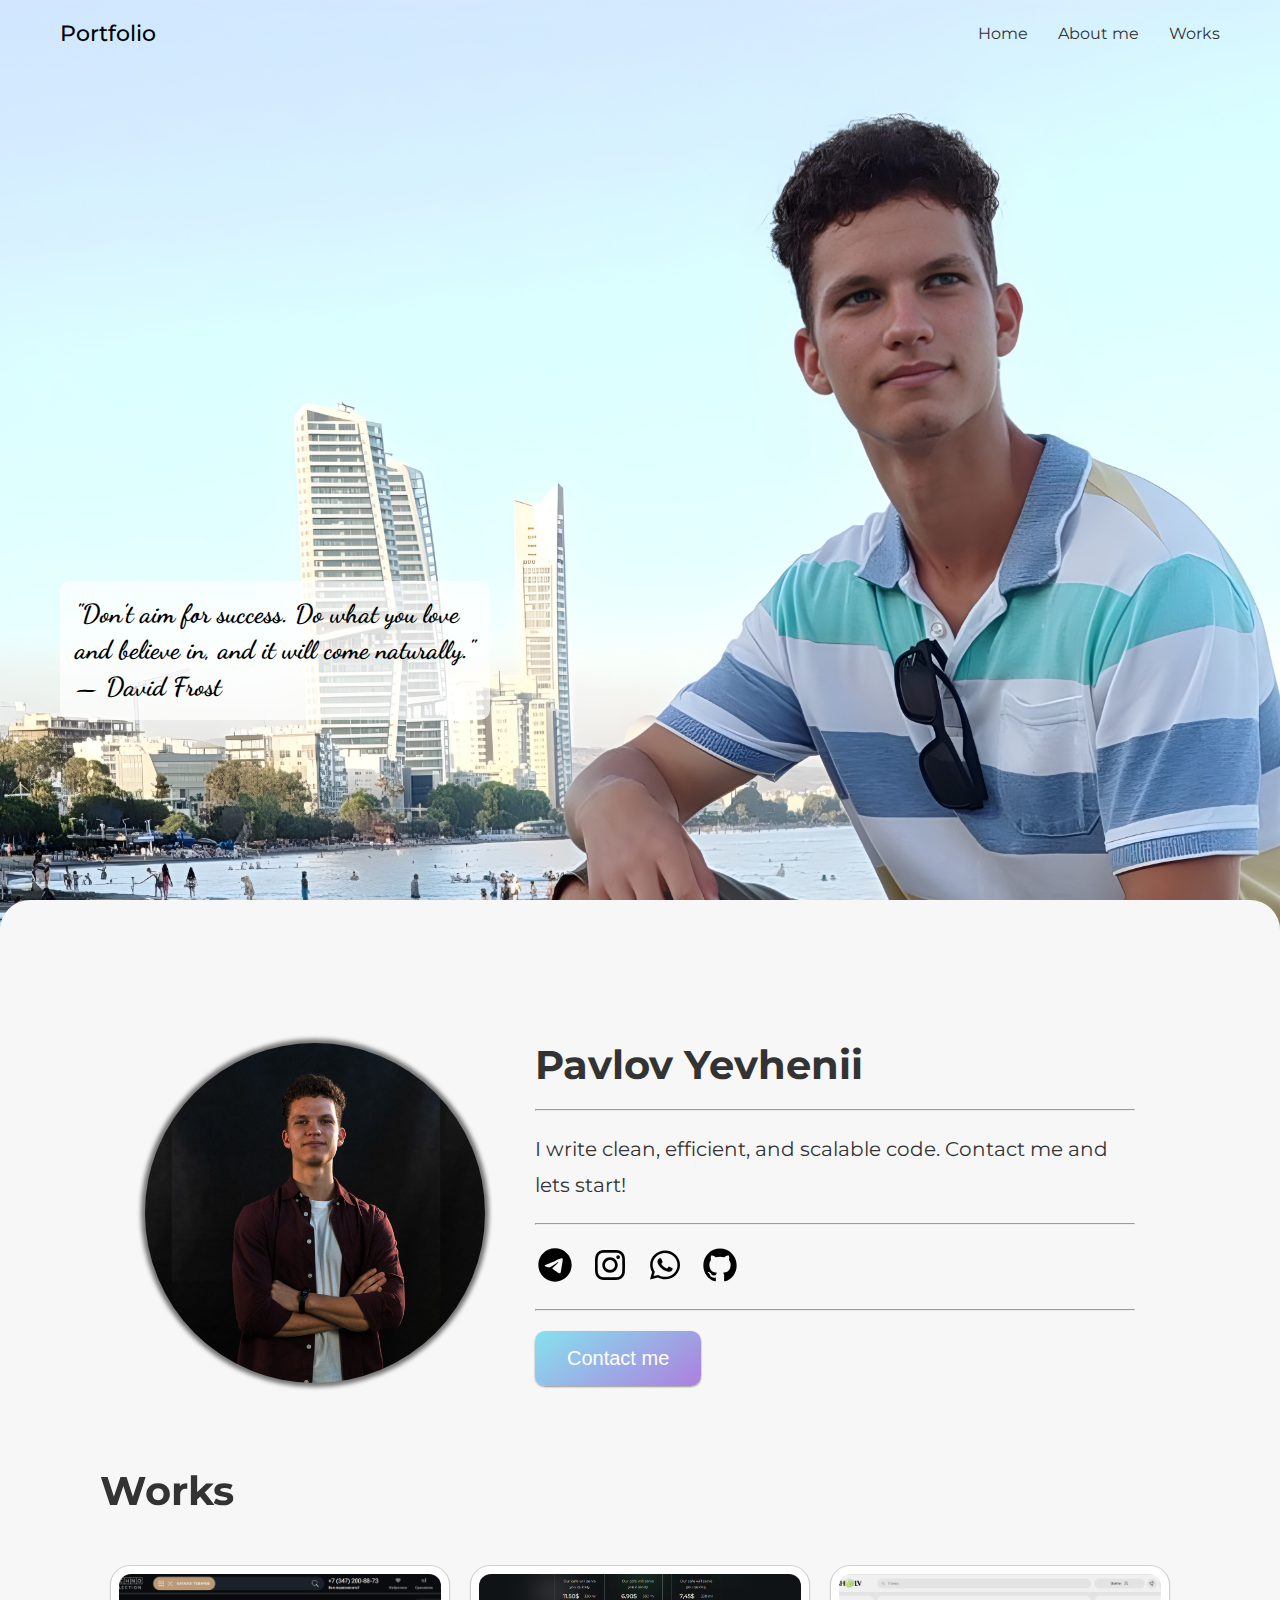
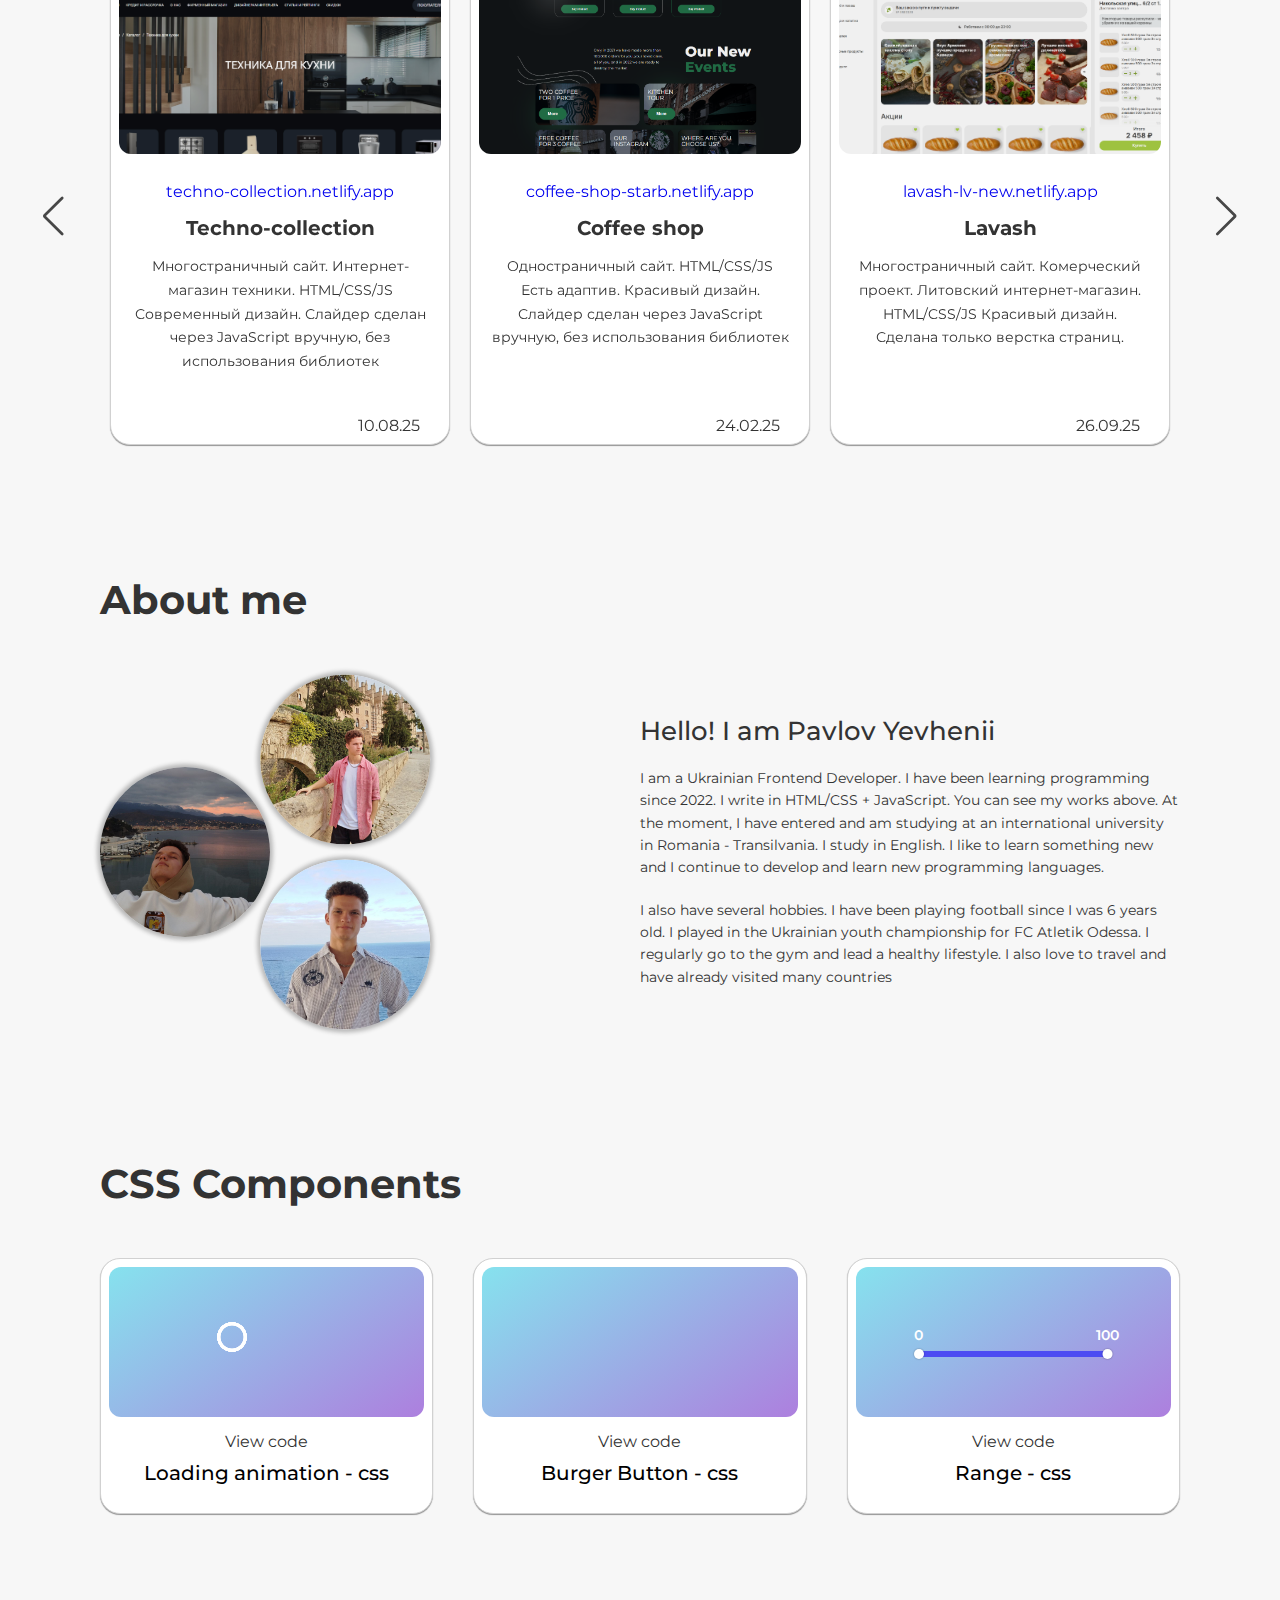
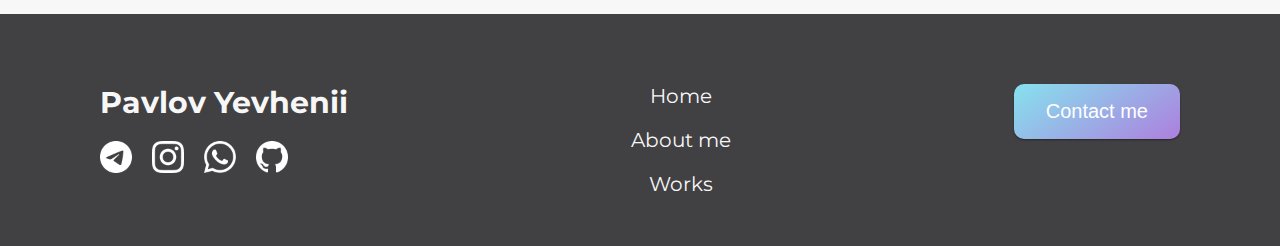
<file: index.html>
<!DOCTYPE html>
<html lang="en">
<head>
  <meta charset="UTF-8">
  <meta name="viewport" content="width=device-width, initial-scale=1.0">
  <link rel="stylesheet" href="https://cdn.jsdelivr.net/npm/swiper@11/swiper-bundle.min.css"/>
  <link rel="stylesheet" href="style.css">
  <title>Pavlov Yevhenii</title>
</head>
<body>
  <div class="wrapper">


    <div class="hello-screen-block">
      <div class="hello-screen-name">
        <h1 class="hello-name-line-1">YEVHENII</h1>
        <h1 class="hello-name-line-2">PAVLOV</h1>
      </div>
      <h2 class="hello-screen-portfolio">PORTFOLIO</h2>
    </div>

    


    <section class="section full-screen fixed">
      <div class="container">
        <div class="header">
          <div class="header-logo">Portfolio</div>
          <div class="header-menu">
            <a href="#home">Home</a>
            <a href="#about">About me</a>
            <a href="#work">Works</a>
          </div>
        </div>
        <div class="full-screen__content">
          <div class="full-screen-quote">
            "Don’t aim for success. Do what you love<br/> and believe in, and it will come naturally."<br/> <span>— David Frost</span>
          </div>
        </div>
      </div>
    </section>

    <div class="section section-home" id="home">
      <div class="container">
        <div class="main">
          <div class="main-photo"></div>
          <div class="main-info animation-part">
            <h1>Pavlov Yevhenii</h1>
            <hr>
            <div class="main-info-text">I write clean, efficient, and scalable code. Contact me and lets start!</div>
            <hr>
            <div class="main-info-media">
              <a href="https://t.me/Pavlovjack_ua">
                <img class="telegram" src="img/telegram.svg" alt="">
              </a>
              <a href="https://instagram.com/pavlovjack_ua/">
                <img class="insta" src="img/instagram.svg" alt="">
              </a>
              <a href="https://wa.me/+380999768226">
                <img class="whatsapp" src="img/whatsapp.svg" alt="">
              </a>
              <a href="https://github.com/YevheniiPavlov2006">
                <img class="github" src="img/github.svg" alt="">
              </a>
            </div>
            <hr>
            <a href="https://t.me/Pavlovjack_ua">
              <button class="footer-button">Contact me</button>
            </a>
          </div>
        </div>
      </div>
    </div>

    <div class="section section-work" id="work">
      
      <div class="slider-button-panel">
        <div class="swiper-button-prev"></div>
        <div class="swiper-button-next"></div>
      </div>
      
      <div class="container container-work">
        <div class="works">
          <h1 class="works-title">Works</h1>

          <div class="work-slider swiper-container">
            <div class="work-line swiper-wrapper ">

              <div class="swiper-slide">
                <div class="work-card">
                  <div class="card-img work-img-11">
                    <div class="card-img-shadow"></div>
                  </div>
                  <div class="card-info">
                    <a href="https://techno-collection.netlify.app/">techno-collection.netlify.app</a>
                    <div class="card-name">Techno-collection</div>
                    <div class="card-text">Многостраничный сайт.
                      Интернет-магазин техники.
                      HTML/CSS/JS
                      Современный дизайн. 
                      Слайдер сделан через JavaScript вручную, без использования библиотек
                    </div>
                    <div class="data">10.08.25</div>
                  </div>
                </div>
              </div>
            
              <div class="swiper-slide">
                <div class="work-card">
                  <div class="card-img work-img-1">
                    <div class="card-img-shadow"></div>
                  </div>
                  <div class="card-info">
                    <a href="https://coffee-shop-starb.netlify.app/">coffee-shop-starb.netlify.app</a>
                    <div class="card-name">Coffee shop</div>
                    <div class="card-text">Одностраничный сайт.
                      HTML/CSS/JS
                      Есть адаптив.
                      Красивый дизайн.
                      Слайдер сделан через JavaScript вручную, без использования библиотек
                    </div>
                    <div class="data">24.02.25</div>
                  </div>
                </div>
              </div>

              <div class="swiper-slide">
                <div class="work-card">
                  <div class="card-img work-img-10">
                    <div class="card-img-shadow"></div>
                  </div>
                  <div class="card-info">
                    <a href="https://lavash-lv-new.netlify.app">lavash-lv-new.netlify.app</a>
                    <div class="card-name">Lavash</div>
                    <div class="card-text">Многостраничный сайт. 
                      Комерческий проект. 
                      Литовский интернет-магазин.
                      HTML/CSS/JS
                      Красивый дизайн.
                      Сделана только верстка страниц.
                    </div>
                    <div class="data">26.09.25</div>
                  </div>
                </div>
              </div>
                
              <div class="swiper-slide">
                  <div class="work-card">
                    <div class="card-img work-img-8">
                      <div class="card-img-shadow"></div>
                    </div>
                    <div class="card-info">
                      <a href="https://aipie-demo.netlify.app/">aipie-demo.netlify.app</a>
                      <div class="card-name">AiPieBeauty</div>
                      <div class="card-text">Одностраничный сайт.
                        HTML/CSS/JS
                        Есть адаптив.
                        Комерческий проект.
                        Анимация на скрол телефона.
                        Есть рабочая форма обратной связи.<br/>
                        (сделано в команде)
                        </div>
                        <div class="data">24.02.25</div>
                    </div>
                  </div>
              </div>

              <div class="swiper-slide">
                <div class="work-card">
                  <div class="card-img work-img-9">
                    <div class="card-img-shadow"></div>
                  </div>
                  <div class="card-info">
                    <a href="https://i-university.netlify.app/">i-university.netlify.app</a>
                    <div class="card-name">University</div>
                    <div class="card-text">Одностраничный сайт.
                      HTML/CSS/JS
                      Есть адаптив.
                      Кометческий проект.
                      Сайт для университета.
                      Развертывание в блоке "частые вопросы".
                      </div>
                      <div class="data">24.02.25</div>
                  </div>
                </div>
              </div>

              <div class="swiper-slide">
                <div class="work-card">
                  <div class="card-img work-img-2">
                    <div class="card-img-shadow"></div>
                  </div>
                  <div class="card-info">
                    <a href="https://innomavs.netlify.app/">innomavs.netlify.app/</a>
                    <div class="card-name">Innoma.VS</div>
                    <div class="card-text">Одностраничный сайт.
                      HTML/CSS/JS 
                      Есть адаптив.
                      Слайдер сделан с помощью библиотеки swiper.js.
                      Ссылка на ролик через canvas</div>
                      <div class="data">28.03.25</div>
                  </div>
                </div>
              </div>
              
              <div class="swiper-slide">
                <div class="work-card">
                  <div class="card-img work-img-6">
                    <div class="card-img-shadow"></div>
                  </div>
                  <div class="card-info">
                    <a href="https://t-pass-site.netlify.app/">t-pass-site.netlify.app/</a>
                    <div class="card-name">T-pass</div>
                    <div class="card-text">Одностраничный сайт.
                      HTML/CSS
                      Есть адаптив. 
                      Красивый дизайн. Относительно простой сайт для практики верстки</div>
                      <div class="data">19.11.25</div>
                  </div>
                </div>
              </div>

              <div class="swiper-slide">
                <div class="work-card">
                  <div class="card-img work-img-3">
                    <div class="card-img-shadow"></div>
                  </div>
                  <div class="card-info">
                    <a href="https://saasto-personal.netlify.app/">saasto-personal.netlify.app/</a>
                    <div class="card-name">SaaSto</div>
                    <div class="card-text">Сайт одностраничный.
                      HTML/CSS/JS
                      Есть адаптив.
                      Слайдер на библиотеке swiper.js.
                      Кнопка переключатель</div>
                      <div class="data">23.04.25</div>
                  </div>
                </div>
              </div>

              <div class="swiper-slide">
                <div class="work-card">
                  <div class="card-img work-img-4">
                    <div class="card-img-shadow"></div>
                  </div>
                  <div class="card-info">
                    <a href="https://coffee-menu-site.netlify.app/">coffee-menu-site.netlify.app/</a>
                    <div class="card-name">Coffee menu</div>
                    <div class="card-text">Сайт-меню для стенда.
                      HTML/CSS/JS
                      Работа в LocalStorage.
                      Можно добавлять напитки по отделам.
                      Удалять их и изменять меню.</div>
                      <div class="data">10.02.25</div>
                  </div>
                </div>
              </div>

              <div class="swiper-slide">
                <div class="work-card">
                  <div class="card-img work-img-5">
                    <div class="card-img-shadow"></div>
                  </div>
                  <div class="card-info">
                    <a href="https://currency-converter-mysite.netlify.app/">currency-converter-mysite.netlify.app/</a>
                    <div class="card-name">Currency Converter</div>
                    <div class="card-text">Одностраничный сайт HTML/CSS/JS Есть адаптив. Работа с апи курсами валют. Удобный в использовании. Красивый и стильный дизайн</div>
                    <div class="data">10.03.25</div>
                  </div>
                </div>
              </div>

              <div class="swiper-slide">
                <div class="work-card">
                  <div class="card-img work-img-7">
                    <div class="card-img-shadow"></div>
                  </div>
                  <div class="card-info">
                    <a href="https://habit-tracker-personal.netlify.app/">https://habit-tracker-personal.netlify.app/</a>
                    <div class="card-name">Habbits tracker</div>
                    <div class="card-text">Сайт–приложение Трекер привычек HTML/CSS/JS Работа с LocalStorage. Есть адаптив. Можно создавать новые привычки и стилизовать их.</div>
                    <div class="data">04.04.25</div>
                  </div>
                </div>
              </div>

            </div>

            <div class="swiper-pagination"></div>

          </div>
        </div>
      </div>
    </div>

    <div class="section section-about">
      <div class="container" id="about">
        <div class="about">
          <h1 class="about-title">About me</h1>

          <div class="about-content">
            <div class="about-photos-block">
              <div class="about-photo-line">
                <img class="about-photo" src="img/me-1.jpg" alt="">
              </div>
              <div class="about-photo-line">
                <img class="about-photo" src="img/me-2.jpg" alt="">
              </div>
              <div class="about-photo-line">
                <img class="about-photo" src="img/me-3.jpg" alt="">
              </div>
            </div>
            <div class="about-info">
              <div class="about-info-title">Hello! I am Pavlov Yevhenii</div>
              <div class="about-info-subtitle">I am a Ukrainian Frontend Developer. I have been learning programming since 2022. I write in HTML/CSS + JavaScript. You can see my works above. At the moment, I have entered and am studying at an international university in Romania - Transilvania. I study in English. I like to learn something new and I continue to develop and learn new programming languages.</div>
              <div class="about-info-subtitle">I also have several hobbies. I have been playing football since I was 6 years old. I played in the Ukrainian youth championship for FC Atletik Odessa. I regularly go to the gym and lead a healthy lifestyle. I also love to travel and have already visited many countries</div>
            </div>
          </div>
        </div>
      </div>
    </div>

    <div class="section section-css">
      <div class="container" id="css">
        <div class="css">
          <h1 class="about-title">CSS Components</h1>

          <div class="css-container">
            <div class="css-item-card">
              <div class="css-card-view">
                <div class="loader"></div>
              </div>
              <a href="code-css-1.html" class="css-card-button">View code</a>
              <div class="css-card-text">Loading animation - css</div>
            </div>
            <div class="css-item-card">
              <div class="css-card-view">
                <div class="burger-button" id="burger-button">
                  <div></div>
                </div>
              </div>
              <a href="code-css-2.html" class="css-card-button">View code</a>
              <div class="css-card-text">Burger Button - css</div>
            </div>
            <div class="css-item-card">
              <div class="css-card-view">
                <div data-range data-range-min="0" data-range-max="100" class="range">
                  <div data-range-track class="range__track">
                    <div data-range-fill class="range__fill"></div>
                  </div>

                  <div data-range-control-1 class="range__control range__control-1">
                    <div data-control-label-1 class="range__label"></div>
                    <div class="range__indicator"></div>
                  </div>

                  <div data-range-control-2 class="range__control range__control-2">
                    <div data-control-label-2 class="range__label"></div>
                    <div class="range__indicator"></div>
                  </div>
                </div>
              </div>
              <a href="code-css-3.html" class="css-card-button">View code</a>
              <div class="css-card-text">Range - css</div>
            </div>
          </div>
        </div>
      </div>
    </div>

    <div class="section section-footer footer">
      <div class="container">
        <div class="footer-block">
          <div class="footer-info">
            <h1 class="footer-text">Pavlov Yevhenii</h1>
            <div class="footer-info-media">
              <a href="https://t.me/Pavlovjack_ua">
                <img class="telegram" src="img/telegram-white.png" alt="">
              </a>
              <a href="https://instagram.com/pavlovjack_ua/">
                <img class="insta" src="img/inst-white.png" alt="">
              </a>
              <a href="https://wa.me/+380999768226">
                <img class="whatsapp" src="img/whtsup-white.png" alt="">
              </a>
              <a href="https://github.com/YevheniiPavlov2006">
                <img class="github" src="img/github-white.png" alt="">
              </a>
            </div>
          </div>
          <div class="footer-menu">
            <a href="#home">Home</a>
            <a href="#about">About me</a>
            <a href="#work">Works</a>
          </div>
          <a href="https://t.me/Pavlovjack_ua">
            <button class="footer-button">Contact me</button>
          </a>
        </div>
      </div>
    </div>
  </div>
  <script src="https://cdn.jsdelivr.net/npm/swiper@11/swiper-bundle.min.js"></script>
  <script src="app.js"></script>
</body>
</html>
</file>
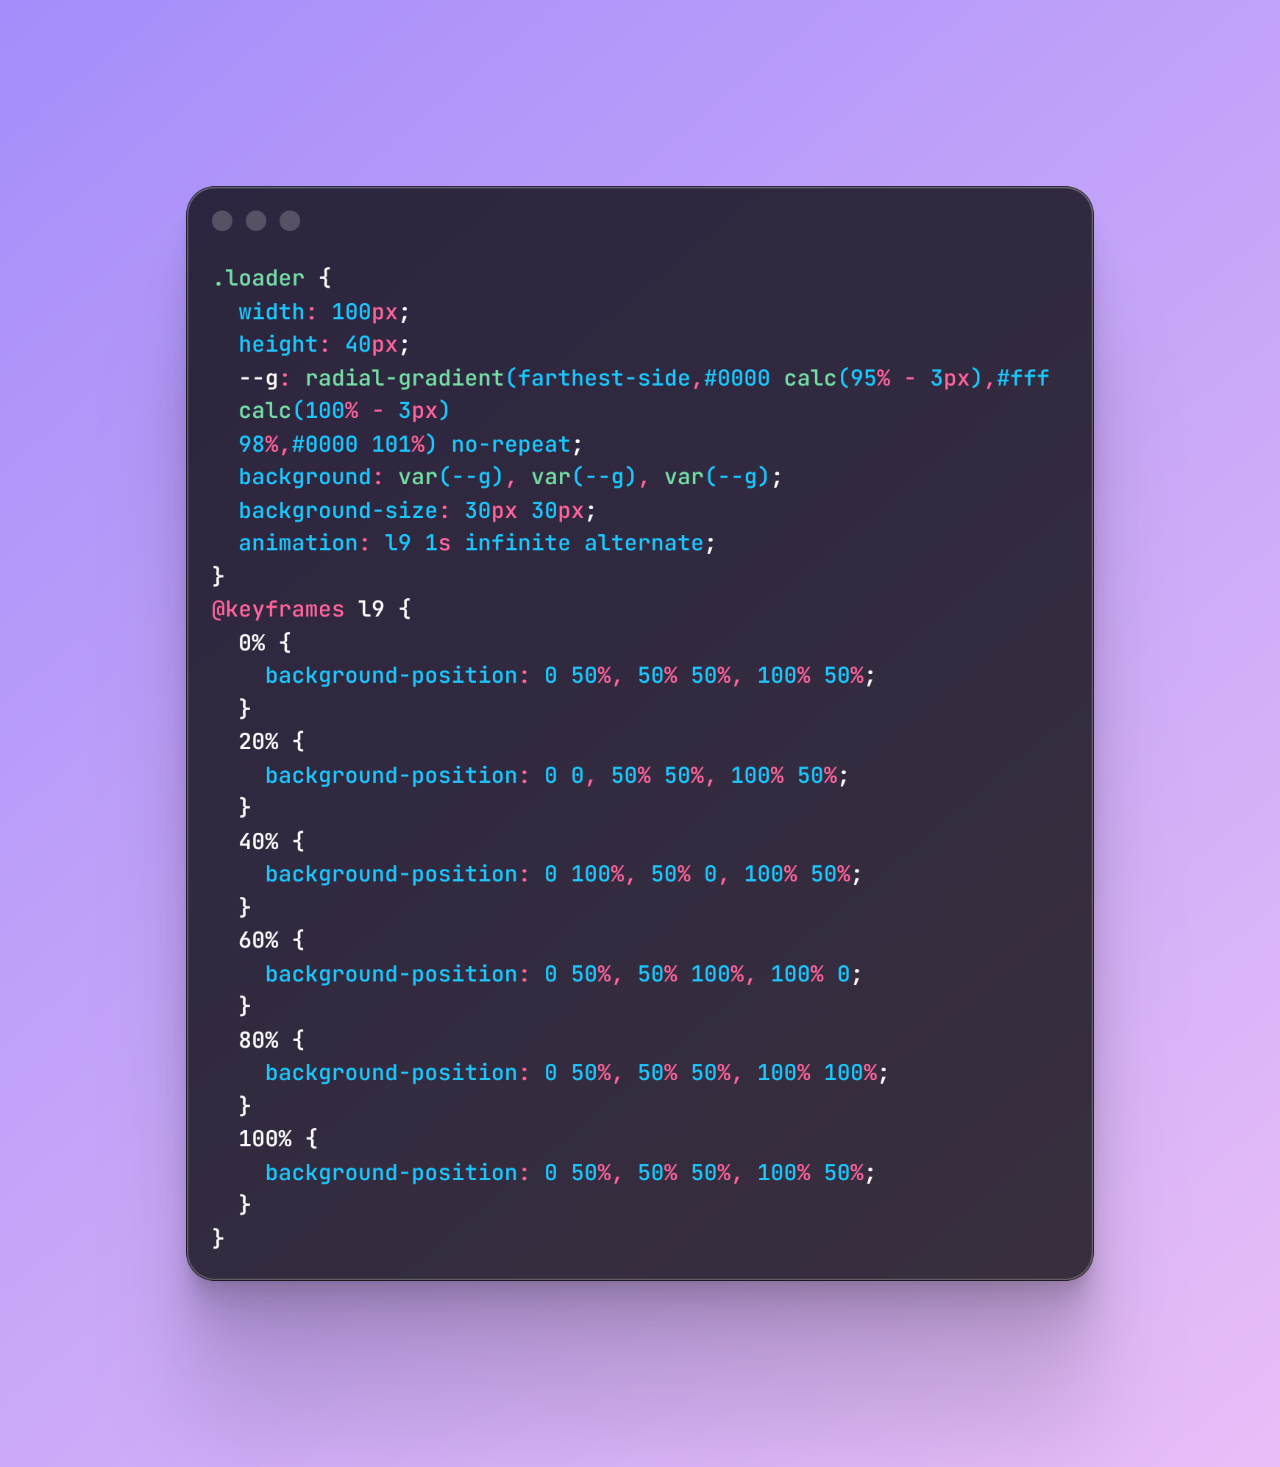
<file: code-css-1.html>
<!DOCTYPE html>
<html lang="en">
<head>
  <meta charset="UTF-8">
  <meta name="viewport" content="width=device-width, initial-scale=1.0">
  <title>Loading animation - css</title>
  <link rel="stylesheet" href="style.css">
  <link rel="stylesheet" href="code-css.css">
</head>
<body>
  <div class="wrapper bkg-color">
    <img src="img/css-code-loading.png" alt="">
  </div>
</body>
</html>
</file>
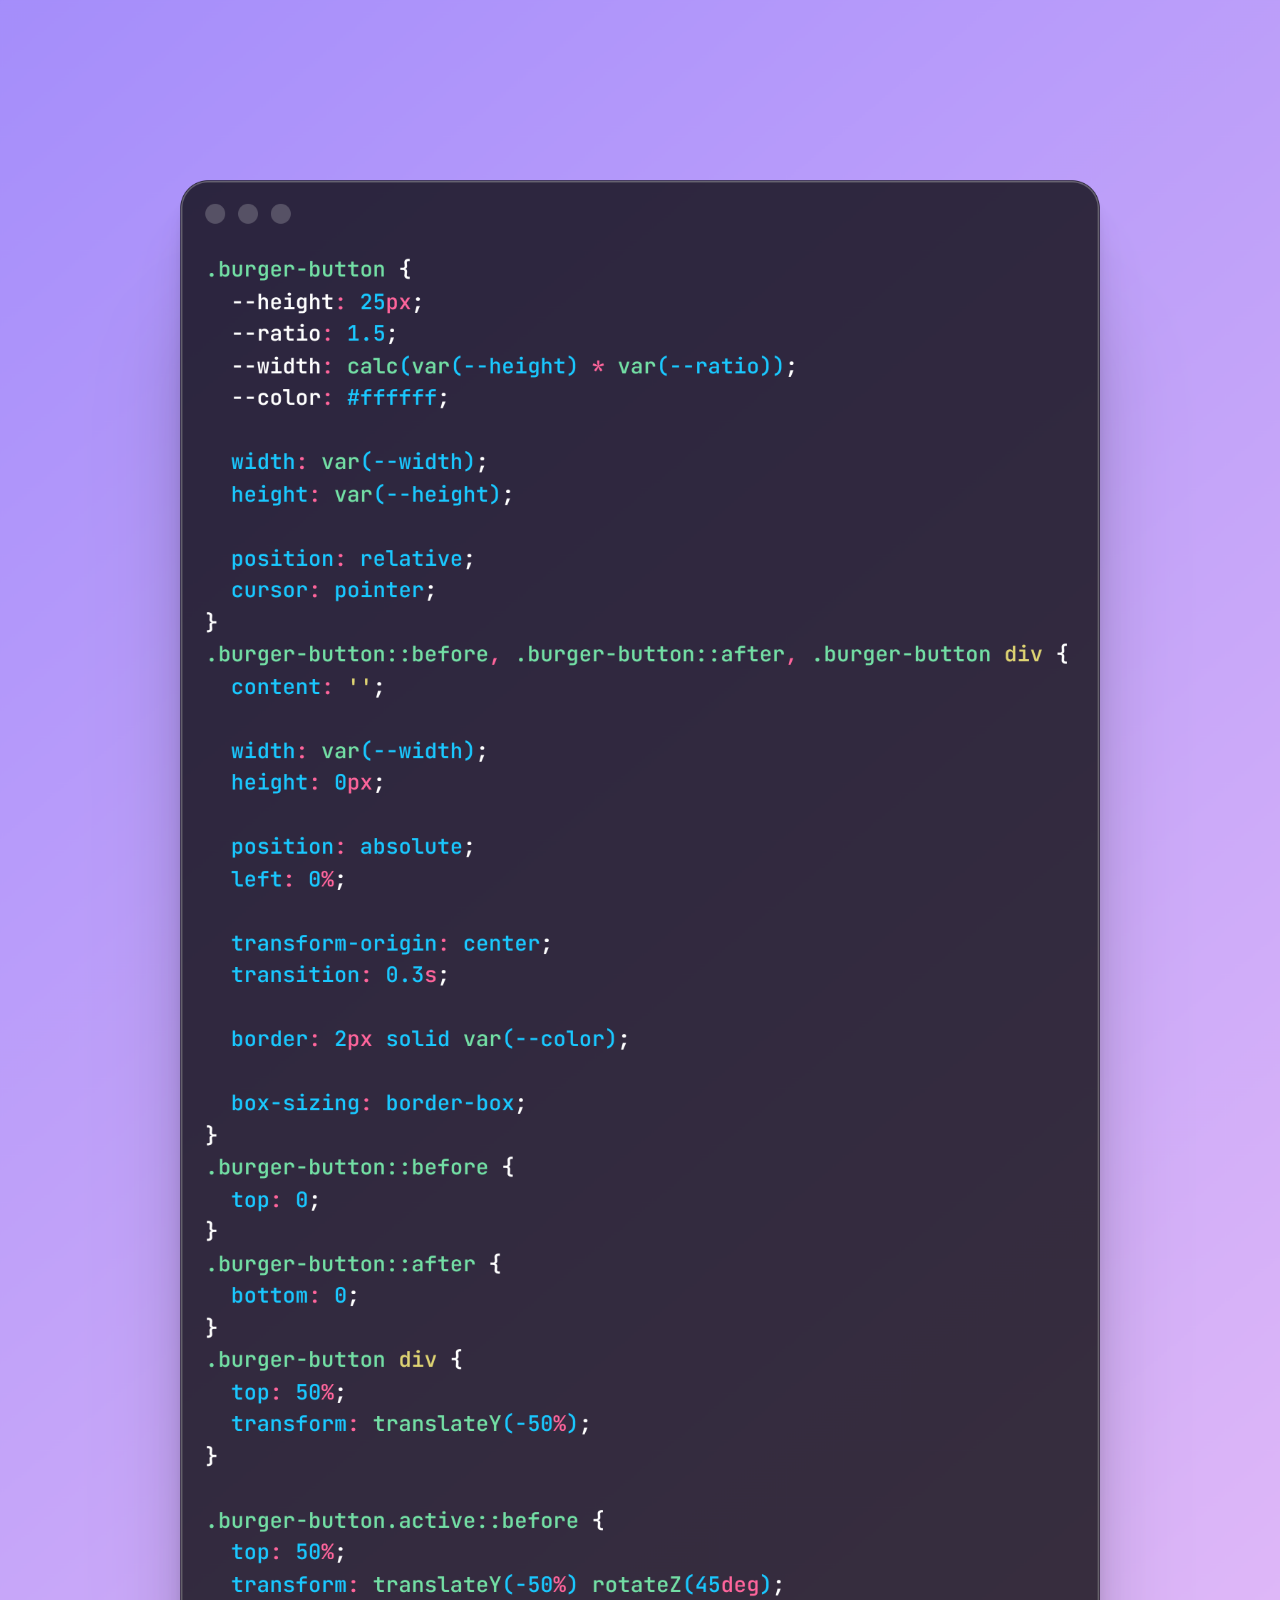
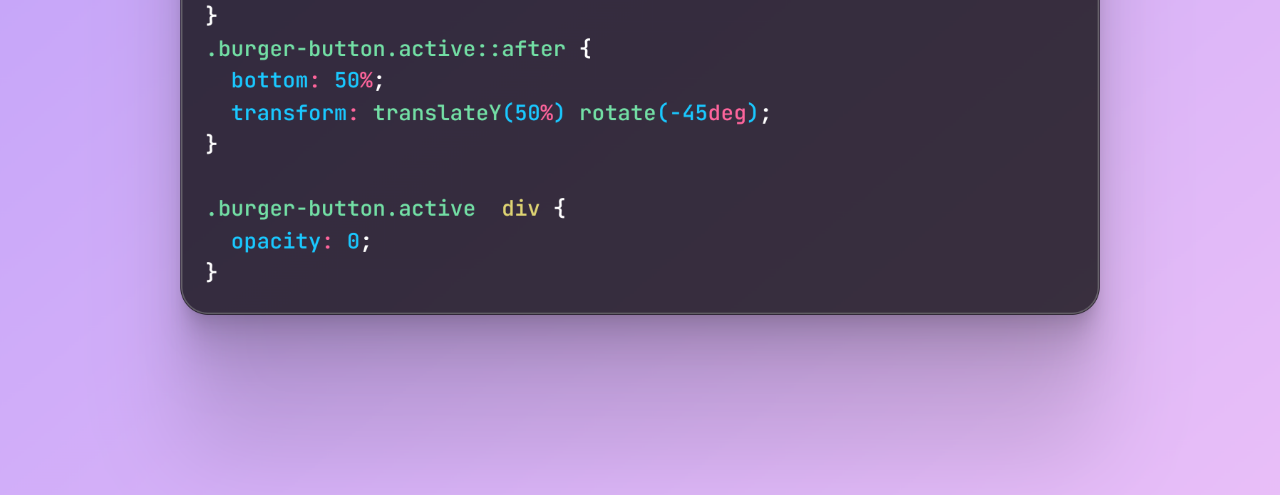
<file: code-css-2.html>
<!DOCTYPE html>
<html lang="en">
<head>
  <meta charset="UTF-8">
  <meta name="viewport" content="width=device-width, initial-scale=1.0">
  <link rel="stylesheet" href="style.css">
  <link rel="stylesheet" href="code-css.css">
  <title>Burger Button - css</title>
</head>
<body>
  <div class="wrapper bkg-color">
    <img src="img/css-code-burgerbutton.png" alt="">
  </div>
</body>
</html>
</file>
<file: style.css>
@import url('https://fonts.googleapis.com/css2?family=Bungee+Spice&family=Dancing+Script:wght@400..700&family=Inter:ital,opsz,wght@0,14..32,100..900;1,14..32,100..900&family=Lora:ital,wght@0,400..700;1,400..700&family=Montserrat:ital,wght@0,100..900;1,100..900&family=Pacifico&family=Roboto:ital,wght@0,100;0,300;0,400;0,500;0,700;0,900;1,100;1,300;1,400;1,500;1,700;1,900&family=Rubik+Vinyl&display=swap');


* {
  transition: 
    background-color 0.3s ease,
    color 0.3s ease,
    border-color 0.3s ease;
}

:root {
  --white1000: #ffffff;
  --white800: #F7F7F7;
  --text: #333333;
  --bgk: #414042;
  --primary-color: #A8D5BA;
  --secondary-color: #D9F6E3;
  --blur: #a9cbf5;
  --gray: #959595;
  --blue-700: #2563eb;
}

:root[data-theme="dark"] {
  --white1000: #ffffff;
  --white800: #262c37;
  --text: #F7F7F7;
  --bgk: #414042;
  --primary-color: #A8D5BA;
  --secondary-color: #D9F6E3;
  --blur: #a9cbf5;
  --gray: #959595;
  --blue-700: #2563eb;
}
[data-theme="dark"] h1{
  color: rgb(20, 158, 202);
}

.main-info-media.light {
  display: none;
}

[data-theme="dark"] .main-photo {
  box-shadow: 0 0 4px 4px rgb(20, 158, 202);
}
[data-theme="dark"] .about-photo {
  box-shadow: 0 0 2px 2px rgb(20, 158, 202);
}
[data-theme="dark"] .shadow {
  box-shadow: 0 0 7px 1px rgb(20, 158, 202);
}
[data-theme="dark"] .card-name {
  color: #262c37;
}
[data-theme="dark"] .card-text {
  color: #262c37;
}
[data-theme="dark"] .main-info-media {
  display: none;
}
[data-theme="dark"] .main-info-media.light {
  display: flex;
}
[data-theme="dark"] .footer-text {
  color: #F7F7F7;
}
[data-theme="dark"] .footer-menu a {
  color: #F7F7F7;
}
[data-theme="dark"] .header-menu a {
  color: #262c37;
}
[data-theme="dark"] .full-screen__content {
  background-color: rgba(38, 44, 55, 0.9);
  color: #F7F7F7;
}
[data-theme="dark"] .full-screen::before {
  content: "";
  position: absolute;
  inset: 0;
  background: rgba(0, 0, 0, 0.2);
}

/*--------------------------------------header-burger-button-------------------------------*/

.burger-button {
  display: none;
}

@media (max-width:600px){
  .burger-button {
    display: block;
  }
}

.burger-button {
  --height: 18px;
  --ratio: 1.5;
  --width: calc(var(--height) * var(--ratio));
  --color: #000000;
  z-index: 10000000000000000000000000000000000000000000000000000000;

  width: var(--width);
  height: var(--height);

  position: relative;
  cursor: pointer;
}
.burger-button::before, .burger-button::after, .burger-button div {
  content: '';

  width: var(--width);
  height: 0px;

  position: absolute;
  left: 0%;

  transform-origin: center;
  transition: 0.3s;
 
  border: 1px solid var(--color);

  box-sizing: border-box;
}
.burger-button::before {
  top: 0;
}
.burger-button::after {
  bottom: 0;
}
.burger-button div {
  top: 50%;
  transform: translateY(-50%);
}

.burger-button.active::before {
  top: 50%;
  transform: translateY(-50%) rotateZ(45deg);
}
.burger-button.active::after {
  bottom: 50%;
  transform: translateY(50%) rotate(-45deg);
}

.burger-button.active  div {
  opacity: 0;
}


.sidebar {
  display: none;
}
@media (max-width:600px){
  .sidebar {
    display: flex;
  }
}
.sidebar {
  --background: #ffffff;


  position: fixed;
  right: -110%;
  top: 50%;
  transform: translateY(-50%);

  width: 300px;
  max-width: 70vw;
  height: 70vh;

  justify-content: center;
  align-items: center;

  z-index: 10000000000000000000;

  transition: 0.3s;
  padding: 10px;
  
  background-color: var(--background);
  border-radius: 20px 0 0 20px;
  box-shadow: 0 0 7px 1px #adadad;;
}
.sidebar .header-menu {
  flex-direction: column;
  gap: 25px;
}
.sidebar .header-menu a {
  font-size: 22px;
}
.sidebar.opened {
  right: 0px;
}

.body--fixed {
  overflow: hidden;
}

/*-------------------------------------theme-btn---------------------------------*/
.theme-toggle {
  position: relative;
  width: 56px;
  height: 30px;
  border-radius: 999px;
  border: none;
  cursor: pointer;

  background: linear-gradient(145deg, #e6e6e6, #ffffff);
  box-shadow:
    inset 0 1px 2px rgba(0,0,0,0.1),
    0 1px 2px rgba(0,0,0,0.15);

  transition: background 0.3s ease, box-shadow 0.3s ease;
}

/* Кружок */
.theme-toggle::before {
  content: '';
  position: absolute;
  top: 3px;
  left: 3px;
  width: 24px;
  height: 24px;
  border-radius: 50%;

  background: white;
  box-shadow: 0 2px 6px rgba(0,0,0,0.25);

  transition: transform 0.3s ease;
}

/* Иконки */
.theme-toggle .icon {
  position: absolute;
  top: 50%;
  transform: translateY(-50%);
  font-size: 14px;
  pointer-events: none;
  transition: opacity 0.3s ease;
}

.theme-toggle .sun {
  left: 5px;
  top: 14px;
}

.theme-toggle .moon {
  right: 5px;
  top: 14px;
  opacity: 0;
}

@media (max-width:600px) {
  .theme-toggle .sun {
    left: 6px;
    top: 15px;
  }

  .theme-toggle .moon {
    right: 6px;
    top: 15px;
    opacity: 0;
  }
}

/* 🌙 ТЕМНАЯ ТЕМА */
:root[data-theme="dark"] .theme-toggle {
  background: linear-gradient(145deg, #1e293b, #262c37);
  box-shadow:
    inset 0 2px 2px rgba(0,0,0,0.4),
    0 2px 2px rgba(0,0,0,0.5);
}

:root[data-theme="dark"] .theme-toggle::before {
  transform: translateX(26px);
}

:root[data-theme="dark"] .theme-toggle .sun {
  opacity: 0;
}

:root[data-theme="dark"] .theme-toggle .moon {
  opacity: 1;
}

:root[data-theme="dark"] .sidebar {
  box-shadow: 0 0 7px 1px rgb(20, 158, 202);
  background-color: var(--white800);
}
:root[data-theme="dark"] .sidebar .header-menu a {
  color: #F7F7F7;
}



*{   
  margin: 0;   
  padding: 0;   
  box-sizing: border-box;   
}   
   
html,   
body{   
  width: 100%;   
  height: 1px;   
  min-height: 100%;   
  font-family: Montserrat;   
  cursor: default;
  scroll-behavior: smooth;
}  

/*-----------------------------*/

a {
  text-decoration: none;
  cursor: pointer;
}
button {
  cursor: pointer;
}
.section {
  max-width: 1800px;
  margin: 0 auto;
  background-color: var(--white800);
  position: relative;
}
.container {
  max-width: 1500px;
  margin: 0 auto;
  padding: 0 100px;
}

/*-----------------------------*/


.slider-controls {
  position: absolute;
  bottom: 50%;
  display: flex;
  justify-content: space-between;
  z-index: 1000000000;
  gap: 15px;
}

.slider-controls button {
  font-size: 30px;
  background: rgba(255,255,255,0.6);
  border: none;
  padding: 10px 16px;
  border-radius: 50%;
}
   
.wrapper{   
  overflow: hidden; 
  background-color: var(--white800);  
}

.fixed {
  position: fixed;
}
.full-screen {
  position: relative;
  height: 120vh;
  background-image: url('img/full.screen-img.jpeg');
  background-size: cover;
  background-position: top center;
  background-repeat: no-repeat;
  background-attachment: scroll;
  z-index: 0;
  position: fixed;
  width: 100%;
}

.full-screen__content {
  position: absolute;
  bottom: 40vh;

  padding: 15px;
  background-color: rgba(255, 255, 255, 0.7);
  border-radius: 10px;
}
.full-screen-quote {
  z-index: 2;

  line-height: 1.4;
  font-size: 26px;
  font-family: 'Dancing Script', 'Montserrat';
  font-weight: 900;

}
/*.full-screen-shadow-bottom {
  position: absolute;
  bottom: 0;
  left: 0;

  width: 100%;
  height: 15vh;
  background: linear-gradient(to top,
    var(--white800),
    rgba(255, 255, 255, 0.8),
    rgba(255, 255, 255, 0)
  );
}*/

@media(max-width: 900px) {
  .full-screen {
    background-image: url(img/full-screen-img-mobile.jpeg);
    background-position: start;
  }
  .full-screen__content {
    bottom: 38vh;
  }
  .full-screen-quote {
    font-size: 20px;
    line-height: 1.3;
  }
}
@media(max-width:650px){
  .full-screen__content {
    bottom: 38vh;
  }
  .full-screen-quote {
    font-size: 16px;
  }
}
@media(max-width:500px){
  .full-screen {
    background-image: url(img/full-screen-img-mobile-2.jpeg);
  }
  .full-screen__content {
    padding: 15px;
    backdrop-filter: blur(10px);
    background-color: rgba(255, 255, 255, 0.8);
  }
}

.header {
  display: flex;
  justify-content: space-between;
  align-items: center;
  padding: 20px 0;
}
.header-logo {
  font-size: 22px;
  font-weight: 500;
}
.header-menu {
  display: flex;
  gap: 30px;
  align-items: center;
}
.header-menu a {
  color: var(--text);
  position: relative;
}
.header-menu a::after {
  content: "";
  position: absolute;
  bottom: -2px;
  left: 50%;
  transform: translateX(-50%) scaleX(0);
  transform-origin: center;
  width: 100%;
  height: 1px;
  background-color: var(--text);
  transition: transform 1s ease;
}

@media(min-width:1600px) {
  .header-menu a {
    font-size: 26px;
  }
  .header-logo {
    font-size: 40px;
  }
}

.header-menu a:hover::after {
  transform: translateX(-50%) scaleX(0.6);
}

.shadow {
  max-width: calc(100vw - 240px);
  border-radius: 30px 30px 0 0;
  box-shadow: 0px 0px 7px 1px #adadad;
}
@media (max-width:1600px) {
  .shadow {
    max-width: calc(100vw - 120px);
  }
  .full-screen .container {
    padding: 0 60px;
  }
}
@media (max-width:800px) {
  .shadow {
    max-width: calc(100vw - 60px);
  }
  .full-screen .container {
    padding: 0 40px;
  }
}
@media (max-width:600px) {
  .shadow {
    max-width: calc(100vw);
  }
  .full-screen .container {
    padding: 0 15px;
  }
  .header .theme-toggle {
    display: none;
  }
  .header .header-menu a {
    display: none;
  }
}
.section-home {
  border-radius: 30px 30px 0 0;
}

.main {
  display: flex;
  justify-content: center;
  align-items: center;
  padding: 140px 0;
  padding-bottom: 80px;
  width: 100%;
  gap: 50px;
  margin: 0 auto;

  margin-top: 100vh;
  z-index: 10;
}




.main-photo {
  background-image: url(img/personal-photo.jpg);
  background-size: cover;
  background-position: center;
  width: 340px;
  min-width: 260px;
  aspect-ratio: 1;
  border-radius: 50%;
  background-color: var(--white800);  
}
.main-info {
  display: flex;
  flex-direction: column;
  gap: 20px;
  max-width: 600px;
  width: 100%;

}
.animation-part {
  transition: all 0.4s ease-out;
}
.show {
  transform: translateY(0);
  opacity: 1;
}
.main-info-text {
  font-size: 20px;
  color: var(--text);
  line-height: 1.8;
}
h1 {
  font-size: 40px;
  color: var(--text);
}
.main-info-media {
  display: flex;
  justify-content: start;
  align-items: center;
  gap: 15px;
}
.main-info-media a img {
  width: 40px;
  aspect-ratio: 1;
}
.telegram {
  transition: 0.4s;
}
.insta {
  transition: 0.4s;
}
.whatsapp {
  transition: 0.4s;
}
.github {
  transition: 0.4s;
}

.telegram:hover {
  transform: translateY(-5px);
}
.insta:hover {
  transform: translateY(-5px);
}
.whatsapp:hover {
  transform: translateY(-5px);
}
.github:hover{
  transform: translateY(-5px);
}
@keyframes main {
  0% {margin-right: -240px;}
  85% {margin-right: 10px;}
  100% {margin-right: 0;}
}
@keyframes main-photo {
  0% {margin-left: -240px;}
  85% {margin-left: 10px;}
  100% {margin-left: 0;}
}


@media(max-width:1250px){
  .container {
    padding: 0 100px;
  }
}
@media(max-width:900px){
  .main {
    gap: 30px;
  }
  .main-info {
    gap: 14px;
  }
  h1 {
    font-size: 34px;
  }
  .main-info-text {
    font-size: 18px;
  }
  .main-info-media {
    gap: 8px;
  }
  .container {
    padding: 0 70px;
  }
}
@media(max-width:768px){
  .main {
    flex-direction: column;
    padding-top: 70px;
    padding-bottom: 120px;
    gap: 50px;
  }
  .header-menu a {
    font-size: 14px;
  }
  .header-logo {
  }
}
@media(max-width:600px){
  .container {
    padding: 0 40px;
  }
  .section-home {
    border-radius: 20px 20px 0 0;
  }
}
@media(max-width:500px){
  .container {
    padding: 0 15px;
  }
  .header .header-menu {
    gap: 15px;
  }
}
@media(max-width:420px){
  .main-photo {
    min-width: none;
    width: 100%;
  }
  .main {
    padding-top: 80px;
  }
  .header-menu a {
    font-size: 14px;
  }
  .header-menu {
    gap: 12px;
  }
  .header-logo {
    font-size: 24px;
  }
}

.section-work {
  position: relative;
}
.container-work {
  position: relative;
}
.work-slider {
  overflow: hidden;
  padding: 0 10px;
}

.work-card {
  text-align: center;
  border: 1px solid #d1d1d1;
  border-radius: 20px;

  display: flex;
  flex-direction: column;
  align-items: center;
  justify-content: start;
  height: 480px;



  background-color: var(--white1000);
  box-shadow: 0 1px 1px 0 rgba(0, 0, 0, 0.4);
}
.work-card:hover {
  box-shadow: none;
}
.card-info {
  padding: 20px;
  display: flex;
  flex-direction: column;
  gap: 15px;
}
.card-img {
  width: calc(100% - 16px);
  height: 180px !important;
  border-radius: 12px;
  margin: 8px;
  
  background-position: center;
  background-size: cover;
  background-repeat: no-repeat;

  position: relative;
}

.card-img-shadow {
  width: 100%;
  height: 180px;
  background-color: rgba(0, 0, 0, 0.06);
  border-radius: 12px;
}

.work-img-1 {
  background-image: url(img/work-1.png);
  height: 180px !important;
}
.work-img-3 {
  background-image: url(img/work-2.png);
  height: 180px !important;
}
.work-img-2 {
  background-image: url(img/work-3.png);
  height: 180px !important;
}
.work-img-4 {
  background-image: url(img/work-4.png);
  height: 180px !important;
}
.work-img-5 {
  background-image: url(img/work-5.png);
  height: 180px !important;
}
.work-img-6 {
  background-image: url(img/work-6.png);
  height: 180px !important;
}
.work-img-7 {
  background-image: url(img/work-7.png);
  height: 180px !important;
}
.work-img-8 {
  background-image: url(img/work-8.png);
  height: 180px !important;
}
.work-img-9 {
  background-image: url(img/work-9.png);
  height: 180px !important;
}
.work-img-10 {
  background-image: url(img/work-10.png);
  height: 180px !important;
}
.work-img-11 {
  background-image: url(img/work-11.png);
  height: 180px !important;
}
.work-img-12 {
  background-image: url(img/work-12.png);
  height: 180px !important;
}
.work-img-13 {
  background-image: url(img/work-13.png);
  height: 180px !important;
}

.card-name {
  font-size: 20px;
  font-weight: 700;
  color: var(--text);
}
.card-text {
  color: var(--text);
  font-size: 14px;
  line-height: 1.7;
}
.data {
  position: absolute;
  bottom: 10px;
  right: 30px;
  color: var(--text);
}

.work-line {
  display: flex;
  padding: 50px 0;
}


.slider-button-panel {
  display: flex;
  justify-content: space-between;
  width: 100%;
  align-items: center;
  position: absolute;
  top: 350px;
}

.swiper-button-next::after {
  color: var(--text);
  margin-right: 60px;
  font-size: 40px;
  opacity: 0.9;
}
.swiper-button-prev::after {
  color: var(--text);
  margin-left: 60px;
  font-size: 40px;
  opacity: 0.9;
}


@media(max-width:1250px){
  .slider-button-panel {
    bottom: 250px;
  }
  .swiper-button-next::after {
    margin-right: 40px;
  }
  .swiper-button-prev::after {
    margin-left: 40px;
  }
}
@media(max-width:900px){
  .swiper-button-next::after {
    margin-right: 20px;
  }
  .swiper-button-prev::after {
    margin-left: 20px;
  }
}
@media (max-width:700px) {
  .work-card {
    border-radius: 15px;
  }
  .card-img {
    border-radius: 10px;
  }
}
@media(max-width:600px){
  .swiper-button-next::after {
    margin-right: 10px;
  }
  .swiper-button-prev::after {
    margin-left: 10px;
  }
}
@media(max-width:600px){
  .work-slider {
    padding: 0 2px;
  }
  .slider-button-panel {
    position: absolute;
    top: -280px;
    right: 40px;
    justify-content: end;
    width: 100px;
  }
  .swiper-button-next::after {
    margin-right: 0px;
    font-size: 25px;
  }
  .swiper-button-prev::after {
    margin-left: 0px;
    font-size: 25px;
  }
  .work-line {
    display: flex;
    padding: 40px 0;
  }
}
@media(max-width:500px) {
  .slider-button-panel {
    right: 20px;
  }
  .card-text {
    margin-top: 0;
  }
  .card-img {
    width: calc(100% - 12px);
    margin: 6px;
  }
}





.section-about {
  padding-top: 80px;
  padding-bottom: 80px;
}
.about-content {
  display: flex;
  justify-content: space-between;
  align-items: center;
  padding: 50px 0;
}
.about-info {
  max-width: 50%;
  display: flex;
  flex-direction: column;
  gap: 20px;

  transition: transform 0.8s ease;
}
.about-info-title {
  font-size: 26px;
  color: var(--text);
  font-weight: 500;
}
.about-info-subtitle {
  font-size: 18px;
  color: var(--text);
  line-height: 1.6;
}



.about-photos-block {
  --size: 250px;
  --gap: 20px;

  position: relative;
  height: calc(var(--size) * 2 + var(--gap));
  width: calc((var(--size) + var(--gap)) * cos(30deg) + var(--size));
}

.about-photo {
  border-radius: 50%;
  width: var(--size);
  height: var(--size);
  overflow: hidden;

  box-shadow: 0 0 4px 3px #b7b7b7;
}
.main-photo {
  box-shadow: 0 0 4px 4px #747474;
}
@media (max-width:768px){
  .about-photo {
    box-shadow: 0 0 2px 1px #b7b7b7;
  }
  .main-photo {
    box-shadow: 0 0 2px 2px #808080;
  }
}

.about-photo-line {
  transition: transform 0.8s ease;

  position: absolute;
  left: 0;
  top: 50%;

  width: calc(var(--size) * 2 + var(--gap));
  height: var(--size);
  
  display: flex;
  align-items: center;
  justify-content: flex-end;
  
  transform-origin: calc(var(--size) / 2) 50%;
}
.about-photo-line:first-child {
  transform: translateY(-50%) rotateZ(-20deg) translateX(30px);
}
.about-photo-line:nth-child(2) {
  transform: translateY(-50%) rotateZ(20deg) translateX(-30px);
  justify-content: flex-start;
}
.about-photo-line:last-child {
  transform: translateY(-50%) rotateZ(40deg) translateX(30px);
}
.about-photo-line:first-child .about-photo {
  transform-origin: center;
  transform: rotateZ(30deg);
}
.about-photo-line:last-child .about-photo {
  transform-origin: center;
  transform: rotateZ(-30deg);
}

.about-photo-line:first-child {
  transform: translateY(-50%) rotateZ(-30deg) translateX(0px);
}
.about-photo-line:nth-child(2) {
  transform: translateY(-50%) rotateZ(0deg) translateX(-0px);
}
.about-photo-line:last-child {
  transform: translateY(-50%) rotateZ(30deg) translateX(0px);
}

/* Обратная компенсация вращения фото */
.about-photo-line:first-child .about-photo {
  transform: rotateZ(30deg);
}
.about-photo-line:last-child .about-photo {
  transform: rotateZ(-30deg);
}


@media(max-width:1300px){
  .about-photos-block {
    --size: 200px;
    --gap: 20px;
  }
}
@media(max-width:1300px){
  .about-photos-block {
    --size: 170px;
    --gap: 15px;
  }
  .about-info-subtitle {
    font-size: 14px;
  }
}
@media(max-width:850px){
  .section-about {
    padding-top: 80px;
    padding-bottom: 60px;
  }
  .about-photos-block {
    --size: 150px;
    --gap: 20px;
  }
  .about-info-subtitle {
    font-size: 12px;
  }
  .about-info-title {
    font-size: 22px;
  }
}
@media(max-width:768px){
  .about-content {
    display: flex;
    justify-content: space-between;
    align-items: end;
    padding-top: 0;
    margin-top: -30px;

    flex-direction: column;
    width: 100%;
    gap: 20px;
  }
  .about-info {
    max-width: 100%;
  }
  .about-photos-block {
    --size: 220px;
    --gap: 20px;
  }
}
@media(max-width:500px){
  .section-about {
    padding-top: 80px;
    padding-bottom: 50px;
  }
  .about-photos-block {
    --size: 150px;
    --gap: 15px;
  }
  .about-content {
    margin-top: 0;
    padding-top: 10px;
  }
  .about-info-subtitle {
    font-size: 14px;
  }
  .about-info-title {
    font-size: 24px;
  }
}
@media(max-width:370px){
  .about-photos-block {
    --size: 150px;
    --gap: 8px;
  }
  .about-content {
    margin-top: 0;
    padding-top: 20px;
  }
}


.section-footer {
  background-color: var(--bgk);
}

.footer-block {
  display: flex;
  justify-content: space-between;
  align-items: start;
  padding-top: 70px;
  padding-bottom: 50px;
}
.footer-info {
  display: flex;
  flex-direction: column;
  align-items: start;
  gap: 20px;
}
.footer-text {
  color: var(--white800);
  font-size: 30px;
}
.footer-menu {
  display: flex;
  flex-direction: column;
  align-items: center;
  gap: 20px;
}
.footer-menu a {
  color: var(--white800);
  font-size: 20px;
  position: relative;
}

.footer-menu a::after {
  content: "";
  position: absolute;
  bottom: -3px;
  left: 50%;
  transform: translateX(-50%) scaleX(0);
  transform-origin: center;
  width: 100%;
  height: 1px;
  background-color: var(--white800);
  transition: transform 1s ease;
}

.footer-menu a:hover::after {
  transform: translateX(-50%) scaleX(0.6);
}
.footer-button {
  padding: 16px 32px;
  background: linear-gradient(145deg, #86e2ee, #ad7fde);
  box-shadow: 0px 1px 2px 0px rgba(0, 0, 0, 0.4);
  border: none;
  color: #fff;
  border-radius: 10px;
  font-size: 20px;
  font-weight: 500;

  transition: 0.3s ease;

}
.footer-button:hover {
  box-shadow: none;

}
.footer-info-media {
  display: flex;
  justify-content: start;
  align-items: center;
  gap: 20px;
}
.footer-info-media a img {
  width: 32px;
  aspect-ratio: 1;
}

@media(max-width:768px){
  .footer-menu {
    display: none;
  }
  .footer .footer-button {
    font-size: 18px;
  }
  .footer-info-media a img {
    width: 25px;
  }
  .footer-block {
    padding-top: 50px;
    padding-bottom: 30px;
  }
}
@media(max-width:600px){
  .footer-text {
    font-size: 24px;
  }
  .footer-info {
    gap: 10px;
  }
  .footer-info-media a img {
    width: 20px;
  }
  .footer .footer-button {
    font-size: 16px;
    padding: 14px 24px;
  }
}
@media(max-width:450px){
  .footer-text {
    font-size: 18px;
  }
  .footer-button {
    width: 100%;
  }
  .footer .footer-button {
    padding: 12px 20px;
  }
  .footer-info-media {
    gap: 14px;
  }
}





.hello-screen-block {
  position: fixed;
  top: 0;
  left: 0;
  width: 100%;
  height: 100vh;
  background-color: var(--white800);
  z-index: 10000000000000;

  display: flex;
  justify-content: center;
  align-items: center;
  flex-direction: column;

  transition: 0.7s;
}

.hello-screen-block h1 {
  font-size: 40px;
  color: #414042;
  font-family: 'Lora';
  text-align: center;
  width: 100%;

}

.hello-name-line-1 {
  overflow: hidden; /* Ensures the content is not revealed until the animation */
  margin: 0 auto; /* Gives that scrolling effect as the typing happens */
  letter-spacing: .15em; /* Adjust as needed */
  animation: 
    typing 1.2s steps(40, end),
    blink-caret .75s step-end infinite;
}

/* The typing effect */
@keyframes typing {
  from { width: 0 }
  to { width: 100% }
}

.hello-name-line-2 {
  overflow: hidden; /* Ensures the content is not revealed until the animation */
  margin: 0 auto; /* Gives that scrolling effect as the typing happens */
  letter-spacing: .15em; /* Adjust as needed */
  animation: 
    typing-2 2.4s steps(40, end),
    blink-caret .75s step-end infinite;
}

/* The typing effect */
@keyframes typing-2 {
  0% { width: 0 }
  50% {width: 0;}
  100% { width: 100% }
}
.hello-screen-block h2 {
  font-size: 14px;
  color: #414042;

}
.hello-screen-portfolio {
  opacity: 0;
  transition: 0.2s;
}
.hello-screen-portfolio.open {
  opacity: 1;
}

.hello-screen-block.close {
  opacity: 0;
}
.hello-screen-block.close-1 {
  top: -120%;
}

.hello-screen-name {
  margin-bottom: 20px;

  display: flex;
  align-items: center;
}

@media (max-width:700px){
  .hello-screen-name {
    margin-bottom: 100px;

    flex-direction: column;
  }
}

@media (min-width:700px){
  .hello-screen-block {
    display: none;
  }
}



.css{
  padding-bottom: 50px;
}
.css-container {
  padding: 50px 0;
  display: grid;
  grid-template-columns: 1fr 1fr 1fr;
  justify-content: start;
  align-items: stretch;
  gap: 40px;
}
.css-item-card {
  width: 100%;
  text-align: center;
  border: 1px solid #d1d1d1;
  border-radius: 20px;
  padding: 8px;

  display: flex;
  flex-direction: column;
  align-items: center;
  justify-content: start;

  background-color: var(--white1000);
  box-shadow: 0 1px 1px 0 rgba(0, 0, 0, 0.4);
}
.css-item-card:hover {
  box-shadow: none;
}
.css-card-view {
  width: 100%;
  height: 150px;
  border-radius: 12px;

  background: linear-gradient(145deg, #86e2ee, #ad7fde);

  display: flex;
  justify-content: center;
  align-items: center;
}
.css-card-text {
  padding: 10px;
  padding-bottom: 20px;
  font-size: 20px;
  font-weight: 500;
}
.css-card-button {
  padding-top: 15px;
  color: var(--text);
}
@media(max-width:1000px){
  .css-container {
    grid-template-columns: 1fr 1fr;
  }
}

@media(max-width:600px){
  .css-container {
    gap: 15px;
  }
}
@media(max-width:480px){
  .css-container {
    grid-template-columns: 1fr;
    padding-left: 30px;
    padding-right: 30px;
  }
}

.loader {
  width: 100px;
  height: 40px;
  --g: radial-gradient(farthest-side,#0000 calc(95% - 3px),#fff calc(100% - 3px) 98%,#0000 101%) no-repeat;
  background: var(--g), var(--g), var(--g);
  background-size: 30px 30px;
  animation: l9 1s infinite alternate;
}
@keyframes l9 {
  0% {
    background-position: 0 50%, 50% 50%, 100% 50%;
  }
  20% {
    background-position: 0 0, 50% 50%, 100% 50%;
  }
  40% {
    background-position: 0 100%, 50% 0, 100% 50%;
  }
  60% {
    background-position: 0 50%, 50% 100%, 100% 0;
  }
  80% {
    background-position: 0 50%, 50% 50%, 100% 100%;
  }
  100% {
    background-position: 0 50%, 50% 50%, 100% 50%;
  }
}



.burger-button-example {
  --height: 25px;
  --ratio: 1.5;
  --width: calc(var(--height) * var(--ratio));
  --color: #ffffff;

  width: var(--width);
  height: var(--height);

  position: relative;
  cursor: pointer;
}
.burger-button-example::before, .burger-button-example::after, .burger-button-example div {
  content: '';

  width: var(--width);
  height: 0px;

  position: absolute;
  left: 0%;

  transform-origin: center;
  transition: 0.3s;
 
  border: 2px solid var(--color);

  box-sizing: border-box;
}
.burger-button-example::before {
  top: 0;
}
.burger-button-example::after {
  bottom: 0;
}
.burger-button-example div {
  top: 50%;
  transform: translateY(-50%);
}

.burger-button-example.active-example::before {
  top: 50%;
  transform: translateY(-50%) rotateZ(45deg);
}
.burger-button-example.active-example::after {
  bottom: 50%;
  transform: translateY(50%) rotate(-45deg);
}

.burger-button-example.active-example  div {
  opacity: 0;
}


.range {
  width: 60%;

  --track-size: 6px;
  --indicator-size: 10px;
  --label-margin: 5px;
  --label-height: 18px;

  --primary-color: #4c4cf2;
  --base-color: #ccc;
  --text-color: #000;
  --control-color: #fff;

  --label-font-size: 14px;

  height: calc(var(--indicator-size) + var(--label-height) + var(--label-margin));
  padding-top: calc(var(--label-height) + var(--label-margin));

  display: flex;
  align-items: center;

  position: relative;
}

.range__track {
  position: relative;

  width: 100%;
  border-radius: var(--track-size);
  height: var(--track-size);

  background-color: var(--base-color);
}
.range__fill {
  position: absolute;
  top: 0;

  left: calc(var(--min) * 100%);
  width: calc((var(--max) - var(--min)) * 100%);

  height: 100%;
  background-color: var(--primary-color);
}
.range__control {
  position: absolute;

  display: flex;
  flex-direction: column;
  align-items: center;

  bottom: 0;

  transform: translateX(-50%);
}
.range__control-1 {
  left: calc(var(--value-1) * 100%);
}
.range__control-2 {
  left: calc(var(--value-2) * 100%);
}
.range__indicator {
  width: var(--indicator-size);
  height: var(--indicator-size);
  border-radius: var(--indicator-size);

  background-color: var(--control-color);
  cursor: pointer;
  user-select: none;

  box-shadow: 0px 0px 1px 1px #2222;
}
.range__label {
  line-height: var(--label-height);
  font-size: var(--label-font-size);
  margin-bottom: var(--label-margin);
  color: #fff;
  font-weight: 600;
}




/*-----------------------ToTop-------------------------------*/

.to-top {
  position: fixed;
  bottom: 30px;
  right: 30px;
  width: 55px;
  height: 55px;
  border-radius: 10px;
  border: none;
  background: rgba(0, 0, 0, 0.8);
  color: #F7F7F7;
  cursor: pointer;
  opacity: 0;
  pointer-events: none;
  transition: opacity 0.3s, transform 0.3s;
  z-index: 1000;
  line-height: 1.5;
}

.to-top.show {
  opacity: 1;
  pointer-events: auto;
  transform: translateY(0);
}

.to-top:hover {
  transform: translateY(-5px);
}

@media (max-width:600px){
  .to-top {
    right: 15px;
    bottom: 25px;
    width: 45px;
    height: 45px;
    font-size: 12px;
    background: rgba(0, 0, 0, 0.6);
  }
}
</file>
<file: code-css.css>
.wrapper img {
  max-width: 100vw !important;
}
.bkg-color {
  min-height: 100vh;
  background: linear-gradient(145deg, #b791f5, #d7c4e0);
  display: flex;
  justify-content: center;
  align-items: center;
}
</file>
